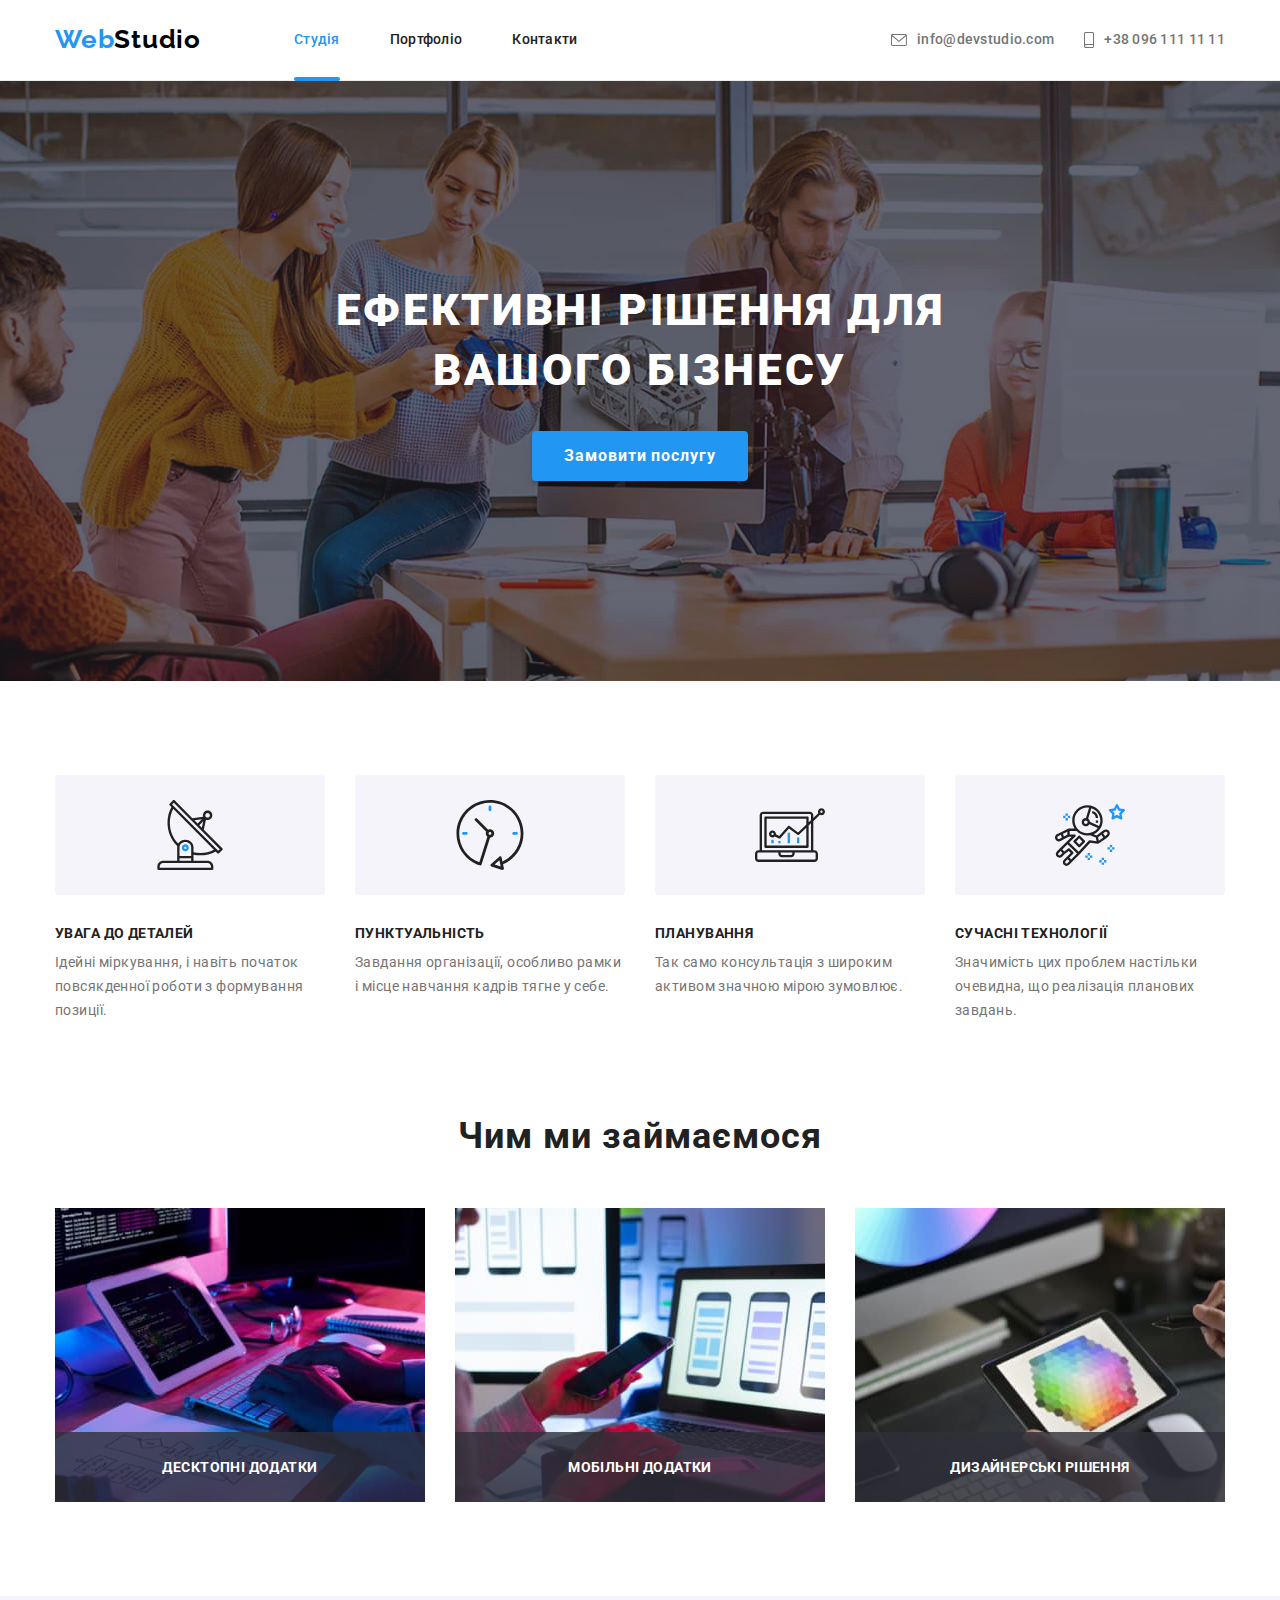
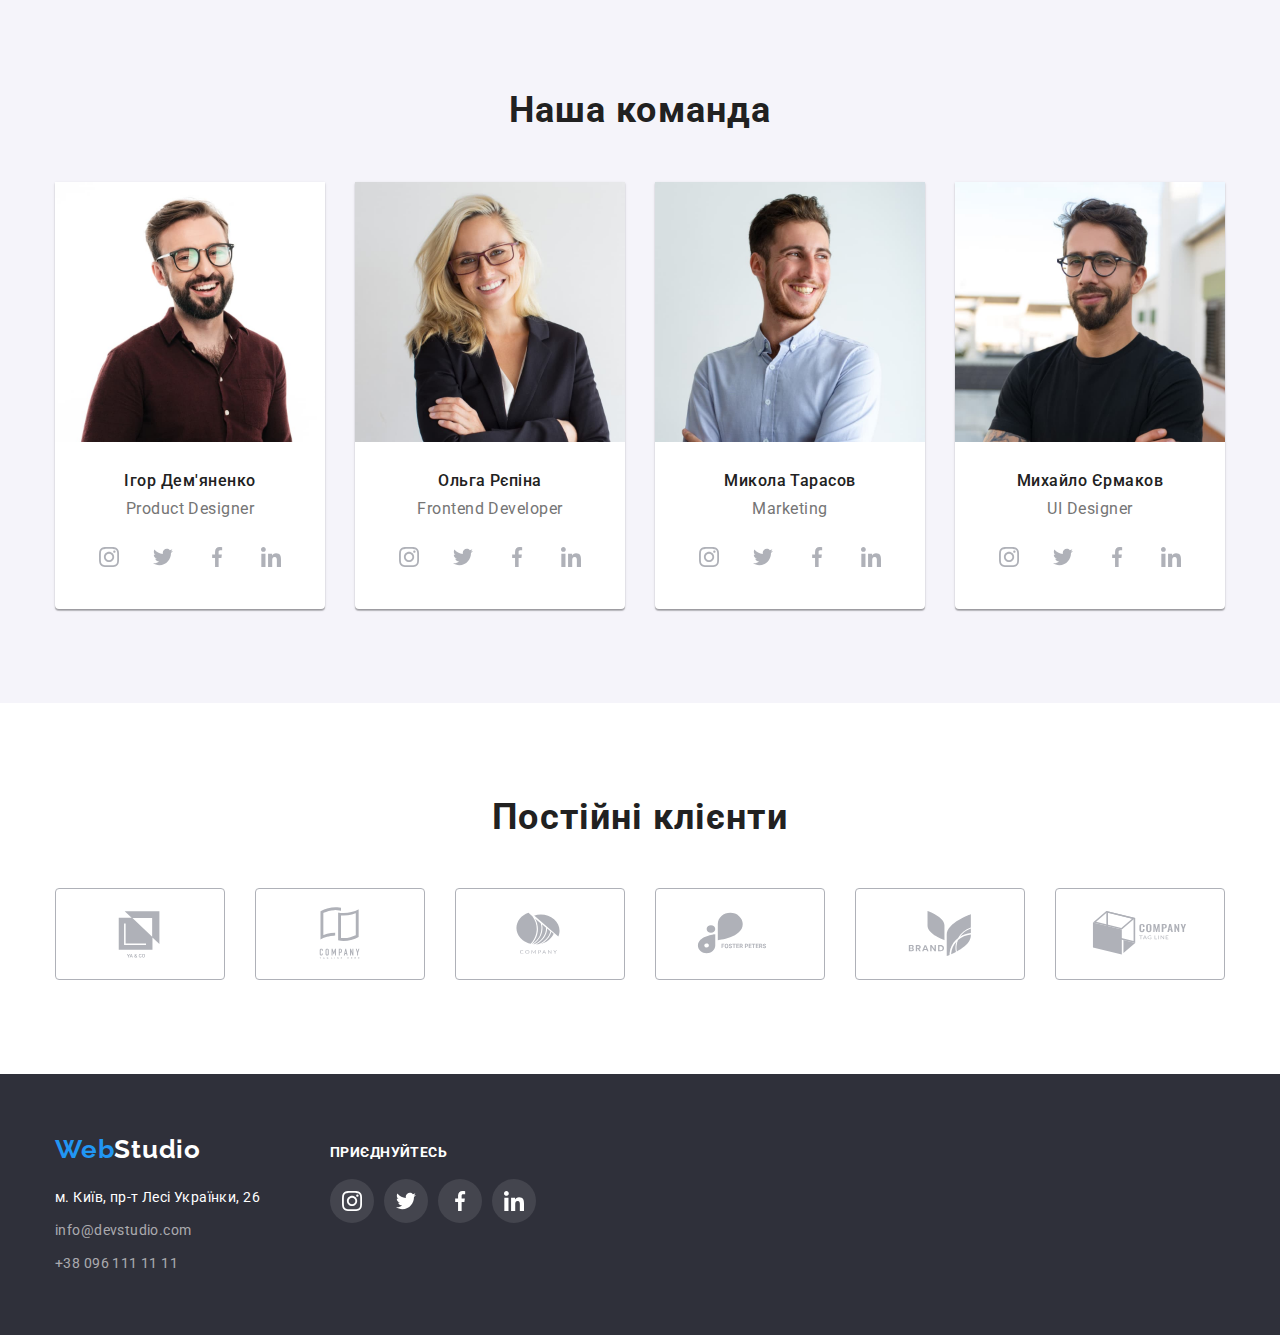
<file: index.html>
<!DOCTYPE html>
<html lang="uk">
  <head>
    <meta charset="UTF-8" />
    <meta http-equiv="X-UA-Compatible" content="IE=edge" />
    <meta name="viewport" content="width=device-width, initial-scale=1.0" />
    <title>WebStudio</title>
    <link
      href="https://fonts.googleapis.com/css2?family=Raleway:wght@700&family=Roboto:wght@400;500;700;900&display=swap"
      rel="stylesheet"
    />
    <link
      rel="stylesheet"
      href="https://cdnjs.cloudflare.com/ajax/libs/modern-normalize/1.1.0/modern-normalize.min.css"
    />
    <link rel="stylesheet" href="./css/style.css" />
  </head>
  <body>
    <!-- navigation Шапка -->
    <header class="page-header">
      <div class="container main-nav">
        <nav class="main-nav">
          <a href="./index.html" class="logo">
            <span class="color-name">Web</span>Studio
          </a>

          <ul class="site-nav">
            <li class="item-li">
              <a href="./index.html" class="link current active">Студія</a>
            </li>
            <li class="item-li">
              <a href="./portfolio.html" class="link">Портфоліо</a>
            </li>
            <li class="item-li"><a href="" class="link">Контакти</a></li>
          </ul>
        </nav>
        <ul class="contacts-up">
          <li class="item-li">
            <a class="contacts-mail" href="mailto:info@devstudio.com">
              <svg class="contacts-icon" width="16" height="12">
                <use href="./img/symbol-defs.svg#icon-envelope"></use>
              </svg>
              info@devstudio.com</a
            >
          </li>
          <li class="item-li">
            <a class="contacts-tel" href="tell:+380961111111">
              <svg class="contacts-icon" width="10" height="16">
                <use href="./img/symbol-defs.svg#icon-smartphone"></use>
              </svg>
              +38 096 111 11 11</a
            >
          </li>
        </ul>
      </div>
    </header>
    <main>
      <!-- герой -->
      <section class="hero-color">
        <div class="container">
          <h1 class="hero-color-text">Ефективні рішення для вашого бізнесу</h1>

          <button class="button-pay" type="button" data-modal-open>Замовити послугу</button>
          <!-- <a class="button" href="">Замовити послугу</a> -->
        </div>
      </section>
      <!-- Переваги та Особливості -->
      <section class="advantages">
        <h2 class="item">Переваги та Особливості</h2>
        <div class="container">
          <ul class="feature-list">
            <li class="feature-list-item">
              <div class="feature-icon">
                <svg class="feature-icon-pos" width="70" height="70">
                  <use href="./img/symbol-defs.svg#icon-antenna"></use>
                </svg>
              </div>
              <h3 class="title-name">УВАГА ДО ДЕТАЛЕЙ</h3>
              <p class="title-own">
                Ідейні міркування, і навіть початок повсякденної роботи з
                формування позиції.
              </p>
            </li>
            <li class="feature-list-item">
              <div class="feature-icon">
                <svg class="feature-icon-pos" width="70" height="70">
                  <use href="./img/symbol-defs.svg#icon-clock"></use>
                </svg>
              </div>
              <h3 class="title-name">ПУНКТУАЛЬНІСТЬ</h3>
              <p class="title-own">
                Завдання організації, особливо рамки і місце навчання кадрів
                тягне у себе.
              </p>
            </li>
            <li class="feature-list-item">
              <div class="feature-icon">
                <svg class="feature-icon-pos" width="70" height="70">
                  <use href="./img/symbol-defs.svg#icon-diagram"></use>
                </svg>
              </div>
              <h3 class="title-name">ПЛАНУВАННЯ</h3>
              <p class="title-own">
                Так само консультація з широким активом значною мірою зумовлює.
              </p>
            </li>
            <li class="feature-list-item">
              <div class="feature-icon">
                <svg class="feature-icon-pos" width="70" height="70">
                  <use href="./img/symbol-defs.svg#icon-astronaut"></use>
                </svg>
              </div>
              <h3 class="title-name">СУЧАСНІ ТЕХНОЛОГІЇ</h3>
              <p class="title-own">
                Значимість цих проблем настільки очевидна, що реалізація
                планових завдань.
              </p>
            </li>
          </ul>
        </div>
      </section>

      <!-- приклади робіт -->
      <section class="services">
        <div class="container">
          <h2 class="section-title">Чим ми займаємося</h2>

          <ul class="work-lis">
            <li class="work-list-img">
              <img src="./img/box1.jpg" alt="Програмування" width="370" />
              <p class="work-img-text">Десктопні додатки</p>
            </li>
            <li class="work-list-img">
              <img
                src="./img/box2.jpg"
                alt="Розробка мобільних додатків"
                width="370"/>
              <p class="work-img-text">Мобільні додатки</p>
            </li>
            <li class="work-list-img">
              <img src="./img/box3.jpg" alt="Дизайн" width="370" />
              <p class="work-img-text">Дизайнерські рішення</p>
            </li>
          </ul>
        </div>
      </section>
      <!-- Команда -->
      <section class="team-list">
        <div class="container">
          <h2 class="section-comand">Наша команда</h2>
          <ul class="comand-position">
            <li class="team-list-pos">
              <img
                class="team-img-pos"
                src="./img/img-1.jpg"
                alt="Ігор Дем'яненко Дизайнер продукту"
                width="270"
              />
              <div class="team-write">
                <h3 class="workers">Ігор Дем'яненко</h3>
                <p class="workers-list">Product Designer</p>
                <ul class="workers-soc">
                  <li class="workers-soc-list">
                    <a href="" class="workers-soc-item">
                      <svg class="workers-soc-icon" width="20" height="20">
                        <use href="./img/symbol-defs.svg#icon-instagram"></use>
                      </svg>
                    </a>
                  </li>
                  <li class="workers-soc-list">
                    <a href="" class="workers-soc-item">
                      <svg class="workers-soc-icon" width="20" height="20">
                        <use href="./img/symbol-defs.svg#icon-twitter"></use>
                      </svg>
                    </a>
                  </li>
                  <li class="workers-soc-list">
                    <a href="" class="workers-soc-item">
                      <svg class="workers-soc-icon" width="20" height="20">
                        <use href="./img/symbol-defs.svg#icon-facebook"></use>
                      </svg>
                    </a>
                  </li>
                  <li class="workers-soc-list">
                    <a href="" class="workers-soc-item">
                      <svg class="workers-soc-icon" width="20" height="20">
                        <use href="./img/symbol-defs.svg#icon-linkedin"></use>
                      </svg>
                    </a>
                  </li>
                </ul>
              </div>
            </li>
            <li class="team-list-pos">
              <img
                class="team-img-pos"
                src="./img/img-2.jpg"
                alt="Ольга Рєпіна Розробник сторінки"
                width="270"
              />
              <div class="team-write">
                <h3 class="workers">Ольга Рєпіна</h3>
                <p class="workers-list">Frontend Developer</p>
                <ul class="workers-soc">
                  <li class="workers-soc-list">
                    <a href="" class="workers-soc-item">
                      <svg class="workers-soc-icon" width="20" height="20">
                        <use href="./img/symbol-defs.svg#icon-instagram"></use>
                      </svg>
                    </a>
                  </li>
                  <li class="workers-soc-list">
                    <a href="" class="workers-soc-item">
                      <svg class="workers-soc-icon" width="20" height="20">
                        <use href="./img/symbol-defs.svg#icon-twitter"></use>
                      </svg>
                    </a>
                  </li>
                  <li class="workers-soc-list">
                    <a href="" class="workers-soc-item">
                      <svg class="workers-soc-icon" width="20" height="20">
                        <use href="./img/symbol-defs.svg#icon-facebook"></use>
                      </svg>
                    </a>
                  </li>
                  <li class="workers-soc-list">
                    <a href="" class="workers-soc-item">
                      <svg class="workers-soc-icon" width="20" height="20">
                        <use href="./img/symbol-defs.svg#icon-linkedin"></use>
                      </svg>
                    </a>
                  </li>
                </ul>
              </div>
            </li>
            <li class="team-list-pos">
              <img
                class="team-img-pos"
                src="./img/img-3.jpg"
                alt="Микола Тарасов Відділ Маркетингу"
                width="270"
              />
              <div class="team-write">
                <h3 class="workers">Микола Тарасов</h3>
                <p class="workers-list">Marketing</p>
                <ul class="workers-soc">
                  <li class="workers-soc-list">
                    <a href="" class="workers-soc-item">
                      <svg class="workers-soc-icon" width="20" height="20">
                        <use href="./img/symbol-defs.svg#icon-instagram"></use>
                      </svg>
                    </a>
                  </li>
                  <li class="workers-soc-list">
                    <a href="" class="workers-soc-item">
                      <svg class="workers-soc-icon" width="20" height="20">
                        <use href="./img/symbol-defs.svg#icon-twitter"></use>
                      </svg>
                    </a>
                  </li>
                  <li class="workers-soc-list">
                    <a href="" class="workers-soc-item">
                      <svg class="workers-soc-icon" width="20" height="20">
                        <use href="./img/symbol-defs.svg#icon-facebook"></use>
                      </svg>
                    </a>
                  </li>
                  <li class="workers-soc-list">
                    <a href="" class="workers-soc-item">
                      <svg class="workers-soc-icon" width="20" height="20">
                        <use href="./img/symbol-defs.svg#icon-linkedin"></use>
                      </svg>
                    </a>
                  </li>
                </ul>
              </div>
            </li>
            <li class="team-list-pos">
              <img
                class="team-img-pos"
                src="./img/img-4.jpg"
                alt="Михайло Єрмаков дизайн інтерфейсу"
                width="270"
              />
              <div class="team-write">
                <h3 class="workers">Михайло Єрмаков</h3>
                <p class="workers-list">UI Designer</p>
                <ul class="workers-soc">
                  <li class="workers-soc-list">
                    <a href="" class="workers-soc-item">
                      <svg class="workers-soc-icon" width="20" height="20">
                        <use href="./img/symbol-defs.svg#icon-instagram"></use>
                      </svg>
                    </a>
                  </li>
                  <li class="workers-soc-list">
                    <a href="" class="workers-soc-item">
                      <svg class="workers-soc-icon" width="20" height="20">
                        <use href="./img/symbol-defs.svg#icon-twitter"></use>
                      </svg>
                    </a>
                  </li>
                  <li class="workers-soc-list">
                    <a href="" class="workers-soc-item">
                      <svg class="workers-soc-icon" width="20" height="20">
                        <use href="./img/symbol-defs.svg#icon-facebook"></use>
                      </svg>
                    </a>
                  </li>
                  <li class="workers-soc-list">
                    <a href="" class="workers-soc-item">
                      <svg class="workers-soc-icon" width="20" height="20">
                        <use href="./img/symbol-defs.svg#icon-linkedin"></use>
                      </svg>
                    </a>
                  </li>
                </ul>
              </div>
            </li>
          </ul>
        </div>
      </section>
      <!-- Постійні клієнти -->
      <section class="section clients">
        <div class="container">
          <h2 class="section-title">Постійні клієнти</h2>
          <ul class="clients-list">
            <li class="clients-item">
              <a href="" class="clients-link">
                <svg class="clients-icon" width="106px" height="60px">
                  <use href="./img/symbol-defs.svg#icon-Logo-1"></use>
                </svg>
              </a>
            </li>
            <li class="clients-item">
              <a href="" class="clients-link">
                <svg class="clients-icon" width="106px" height="60px">
                  <use href="./img/symbol-defs.svg#icon-Logo-2"></use>
                </svg>
              </a>
            </li>
            <li class="clients-item">
              <a href="" class="clients-link">
                <svg class="clients-icon" width="106px" height="60px">
                  <use href="./img/symbol-defs.svg#icon-Logo-3"></use>
                </svg>
              </a>
            </li>
            <li class="clients-item">
              <a href="" class="clients-link">
                <svg class="clients-icon" width="106px" height="60px">
                  <use href="./img/symbol-defs.svg#icon-Logo-4"></use>
                </svg>
              </a>
            </li>
            <li class="clients-item">
              <a href="" class="clients-link">
                <svg class="clients-icon" width="106px" height="60px">
                  <use href="./img/symbol-defs.svg#icon-Logo-5"></use>
                </svg>
              </a>
            </li>
            <li class="clients-item">
              <a href="" class="clients-link">
                <svg class="clients-icon" width="106px" height="60px">
                  <use href="./img/symbol-defs.svg#icon-Logo-6"></use>
                </svg>
              </a>
            </li>
          </ul>
        </div>
      </section>
    </main>
    <!-- Подвал -->
    <footer class="footer">
      <div class="container">
        <div class="address-wraper">
          <a href="./index.html" class="logo-down">
            <span class="color-name">Web</span>Studio
          </a>
          <!-- <div class="contacts-down"></div> -->
          <address class="address">
            <ul>
              <li class="address-list">
                <a
                  href="https://goo.gl/maps/CPtrU1FHBa2aNyZL9"
                  target="_blank"
                  rel="noopener noreferrer nofollow"
                  class="address-down"
                  >м. Київ, пр-т Лесі Українки, 26</a
                >
              </li>
              <li class="address-list">
                <a href="mailto:info@devstudio.com" lang="en" class="address"
                  >info@devstudio.com</a
                >
              </li>
              <li class="address-list">
                <a href="tel:+380961111111" class="address"
                  >+38 096 111 11 11</a
                >
              </li>
            </ul>
          </address>
        </div>
        <div class="soc-down">
          <p class="soc-name">приєднуйтесь</p>
          <ul class="workers-soc">
            <li class="workers-soc-list">
              <a href="" class="workers-soc-item bg-icon bg-icon-col">
                <svg class="workers-soc-icon" width="20" height="20">
                  <use href="./img/symbol-defs.svg#icon-instagram"></use>
                </svg>
              </a>
            </li>
            <li class="workers-soc-list">
              <a href="" class="workers-soc-item bg-icon bg-icon-col">
                <svg class="workers-soc-icon" width="20" height="20">
                  <use href="./img/symbol-defs.svg#icon-twitter"></use>
                </svg>
              </a>
            </li>
            <li class="workers-soc-list">
              <a href="" class="workers-soc-item bg-icon bg-icon-col">
                <svg class="workers-soc-icon" width="20" height="20">
                  <use href="./img/symbol-defs.svg#icon-facebook"></use>
                </svg>
              </a>
            </li>
            <li class="workers-soc-list">
              <a href="" class="workers-soc-item bg-icon bg-icon-col">
                <svg class="workers-soc-icon" width="20" height="20">
                  <use href="./img/symbol-defs.svg#icon-linkedin"></use>
                </svg>
              </a>
            </li>
          </ul>
        </div>
      </div>
    </footer>
    <div class="backdrop is-hidden" data-modal>
      <div class="modal">
        <button type="button" class="modal-close" data-modal-close>
          <svg class="modal-close-icon" width="11" height="11">
            <use href="./img/symbol-defs.svg#icon-Vector"></use>
          </svg>
        </button>
      </div>
    </div>
    <script src="./js/modal.js"></script>
  </body>
</html>
</file>
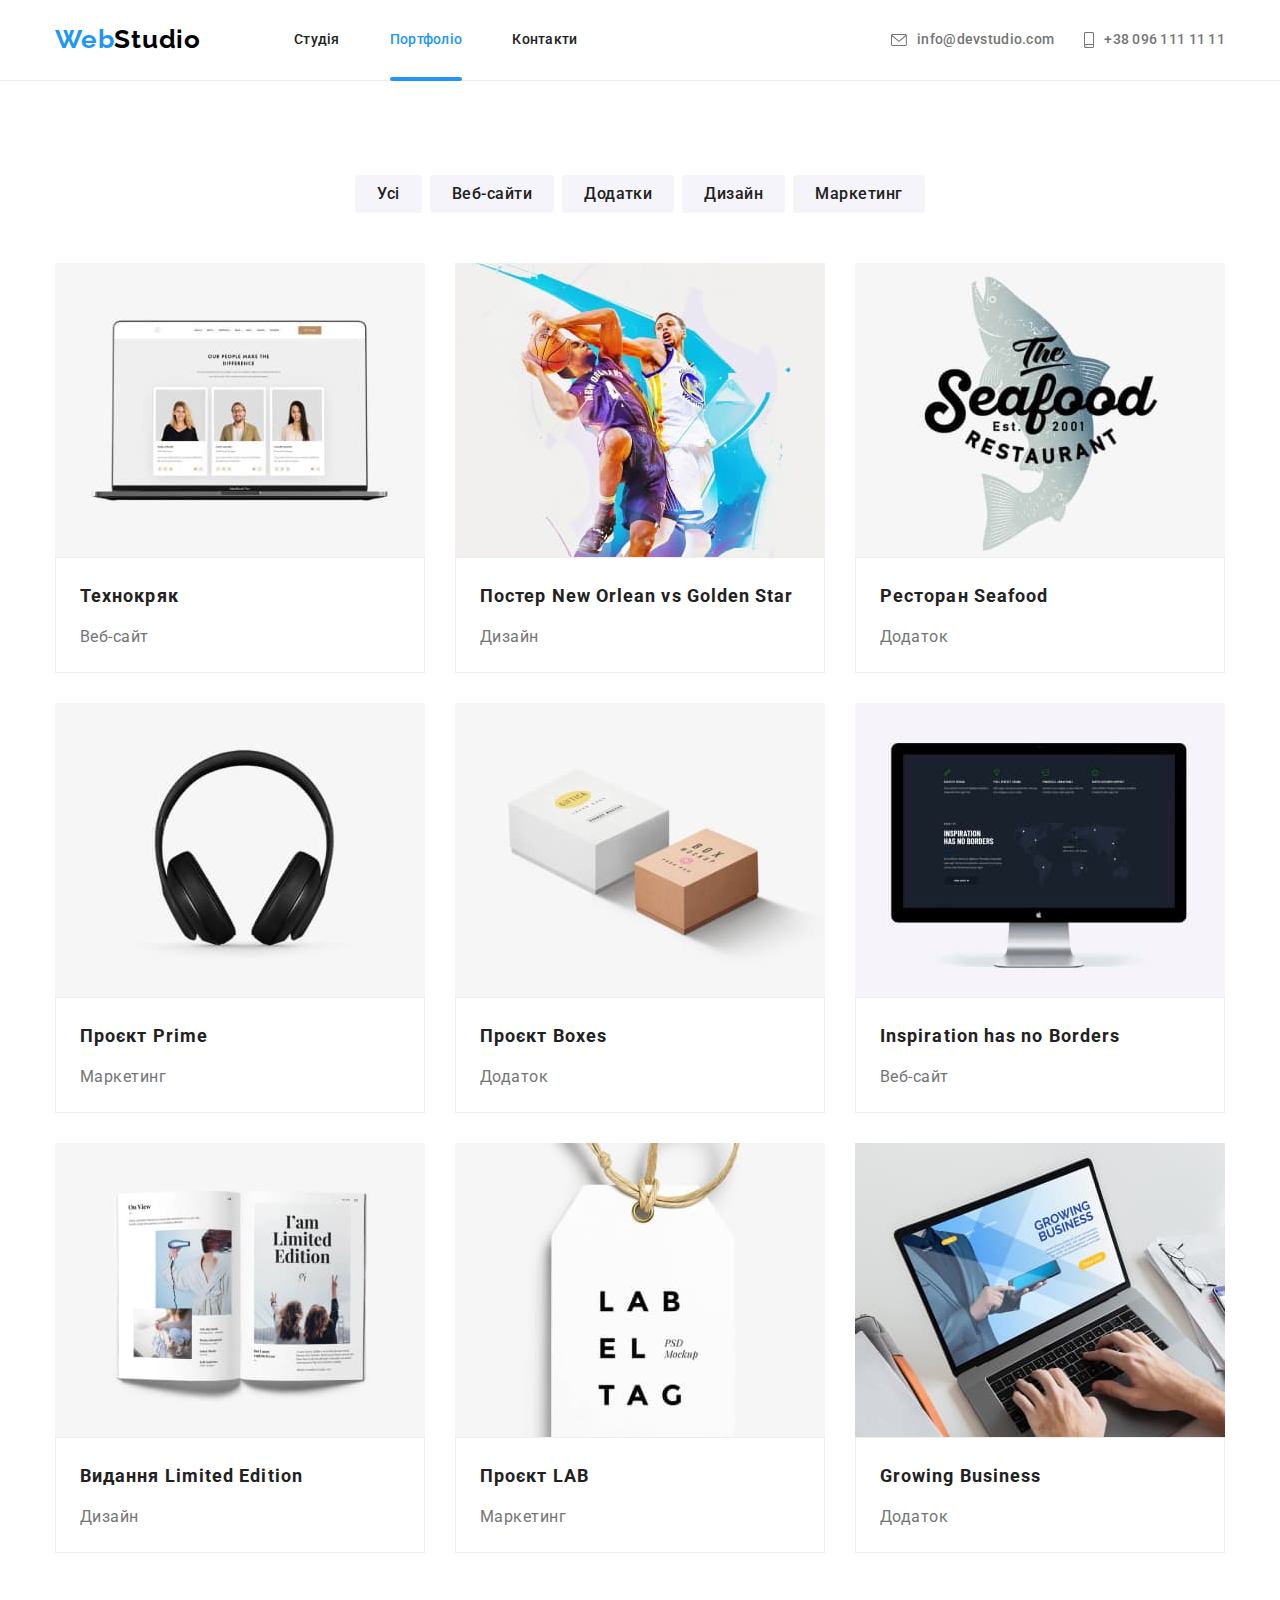
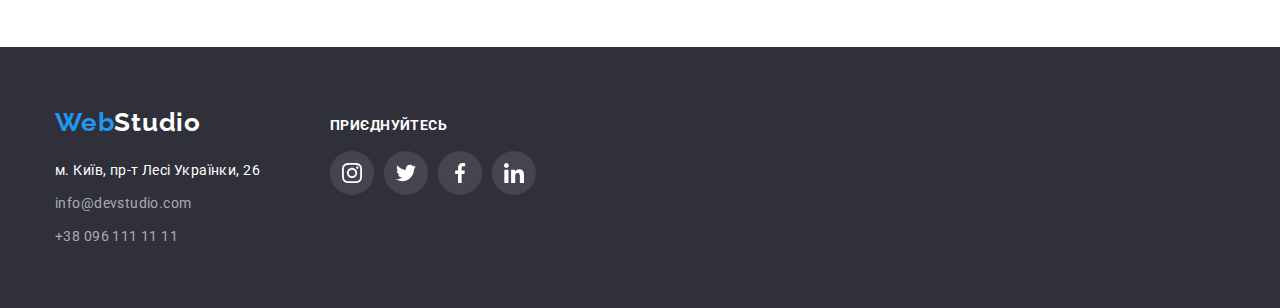
<file: portfolio.html>
<!DOCTYPE html>
<html lang="uk">
  <head>
    <meta charset="UTF-8" />
    <meta http-equiv="X-UA-Compatible" content="IE=edge" />
    <meta name="viewport" content="width=device-width, initial-scale=1.0" />
    <title>WebStudio</title>
    <link
      href="https://fonts.googleapis.com/css2?family=Raleway:wght@700&family=Roboto:wght@400;500;700;900&display=swap"
      rel="stylesheet"
    />
    <link
      rel="stylesheet"
      href="https://cdnjs.cloudflare.com/ajax/libs/modern-normalize/1.1.0/modern-normalize.min.css"
    />
    <link rel="stylesheet" href="./css/style.css" />
  </head>
  <body>
    <!-- navigation Шапка -->
    <header class="page-header">
      <div class="container main-nav">
        <nav class="main-nav">
          <a href="./index.html" class="logo">
            <span class="color-name">Web</span>Studio
          </a>

          <ul class="site-nav">
            <li class="item-li">
              <a href="./index.html" class="link">Студія</a>
            </li>
            <li class="item-li">
              <a href="./portfolio.html" class="link current active"
                >Портфоліо</a
              >
            </li>
            <li class="item-li"><a href="" class="link">Контакти</a></li>
          </ul>
        </nav>
        <ul class="contacts-up">
          <li class="item-li">
            <a class="contacts-mail" href="mailto:info@devstudio.com">
              <svg class="contacts-icon" width="16" height="12">
                <use href="./img/symbol-defs.svg#icon-envelope"></use>
              </svg>
              info@devstudio.com</a
            >
          </li>
          <li class="item-li">
            <a class="contacts-tel" href="tell:+380961111111">
              <svg class="contacts-icon" width="10" height="16">
                <use href="./img/symbol-defs.svg#icon-smartphone"></use>
              </svg>
              +38 096 111 11 11</a
            >
          </li>
        </ul>
      </div>
    </header>
    <main>
      <!-- Усі найменування -->
      <section class="portfolio-item">
        <div class="container">
          <h1 class="item">Приклади робіт</h1>
          <ul class="button-item">
            <li class="working-button">
              <button class="working-prog">Усі</button>
            </li>
            <li class="working-button">
              <button class="working-prog">Веб-сайти</button>
            </li>
            <li class="working-button">
              <button class="working-prog">Додатки</button>
            </li>
            <li class="working-button">
              <button class="working-prog">Дизайн</button>
            </li>
            <li class="working-button">
              <button class="working-prog">Маркетинг</button>
            </li>
          </ul>

          <!-- Приклади робіт -->

          <ul class="workers-lt">
            <li class="workers-pos">
              <a href="">
                <div class="workers-top-wrap">
                  <img
                    src="./img/img-1-2.jpg"
                    alt="Веб-сайт Технокряк"
                    width="370"
                  />
                  <p class="workers-top-text">
                    Ресурс пропонує комплексні пропозиції з різним рівнем
                    функціоналу та сервісів. Все це дозволить відвідувачу
                    отримати вичерпні відомості про компанію чи приватну особу.
                  </p>
                </div>
                <div class="workers-text">
                  <h2 class="examples">Технокряк</h2>
                  <p class="examples-text">Веб-сайт</p>
                </div></a
              >
            </li>
            <li class="workers-pos">
              <a href="">
                <div class="workers-top-wrap">
                  <img
                    src="./img/img-2-2.jpg"
                    alt="Постер Новий орлеан проти Золотої зірки"
                    width="370"
                  />
                  <p class="workers-top-text">
                    Ресурс пропонує комплексні пропозиції з різним рівнем
                    функціоналу та сервісів. Все це дозволить відвідувачу
                    отримати вичерпні відомості про компанію чи приватну особу.
                  </p>
                </div>

                <div class="workers-text">
                  <h2 class="examples">Постер New Orlean vs Golden Star</h2>
                  <p class="examples-text">Дизайн</p>
                </div></a
              >
            </li>
            <li class="workers-pos">
              <a href="">
                <div class="workers-top-wrap">
                  <img
                    src="./img/img-3-2.jpg"
                    alt="Ресторан Seafood"
                    width="370"
                  />
                  <p class="workers-top-text">
                    Ресурс пропонує комплексні пропозиції з різним рівнем
                    функціоналу та сервісів. Все це дозволить відвідувачу
                    отримати вичерпні відомості про компанію чи приватну особу.
                  </p>
                </div>

                <div class="workers-text">
                  <h2 class="examples">Ресторан Seafood</h2>
                  <p class="examples-text">Додаток</p>
                </div></a
              >
            </li>
            <li class="workers-pos">
              <a href="">
                <div class="workers-top-wrap">
                  <img src="./img/img-4-2.jpg" alt="Проєкт Prime" width="370" />
                  <p class="workers-top-text">
                    Ресурс пропонує комплексні пропозиції з різним рівнем
                    функціоналу та сервісів. Все це дозволить відвідувачу
                    отримати вичерпні відомості про компанію чи приватну особу.
                  </p>
                </div>

                <div class="workers-text">
                  <h2 class="examples">Проєкт Prime</h2>
                  <p class="examples-text">Маркетинг</p>
                </div></a
              >
            </li>
            <li class="workers-pos">
              <a href="">
                <div class="workers-top-wrap">
                  <img src="./img/img-5-2.jpg" alt="Проєкт Boxes" width="370" />
                  <p class="workers-top-text">
                    Ресурс пропонує комплексні пропозиції з різним рівнем
                    функціоналу та сервісів. Все це дозволить відвідувачу
                    отримати вичерпні відомості про компанію чи приватну особу.
                  </p>
                </div>

                <div class="workers-text">
                  <h2 class="examples">Проєкт Boxes</h2>
                  <p class="examples-text">Додаток</p>
                </div></a
              >
            </li>
            <li class="workers-pos">
              <a href="">
                <div class="workers-top-wrap">
                  <img
                    src="./img/img-6-2.jpg"
                    alt="Веб-сайт Натхнення не має кордонів"
                    width="370"
                  />
                  <p class="workers-top-text">
                    Ресурс пропонує комплексні пропозиції з різним рівнем
                    функціоналу та сервісів. Все це дозволить відвідувачу
                    отримати вичерпні відомості про компанію чи приватну особу.
                  </p>
                </div>

                <div class="workers-text">
                  <h2 class="examples">Inspiration has no Borders</h2>
                  <p class="examples-text">Веб-сайт</p>
                </div></a
              >
            </li>
            <li class="workers-pos">
              <a href="">
                <div class="workers-top-wrap">
                   <img
                  src="./img/img-7-2.jpg"
                  alt="Обмежене Видання"
                  width="370"
                />
                <p class="workers-top-text">
                  Ресурс пропонує комплексні пропозиції з різним рівнем
                  функціоналу та сервісів. Все це дозволить відвідувачу
                  отримати вичерпні відомості про компанію чи приватну особу.
                </p>
                </div>
               
                <div class="workers-text">
                  <h2 class="examples">Видання Limited Edition</h2>
                  <p class="examples-text">Дизайн</p>
                </div></a
              >
            </li>
            <li class="workers-pos">
              <a href="">
                <div class="workers-top-wrap">
                  <img src="./img/img-8-2.jpg" alt="Проєкт ЛАБ" width="370" />
                  <p class="workers-top-text">
                    Ресурс пропонує комплексні пропозиції з різним рівнем
                    функціоналу та сервісів. Все це дозволить відвідувачу
                    отримати вичерпні відомості про компанію чи приватну особу.
                  </p>
                </div>
                
                <div class="workers-text">
                  <h2 class="examples">Проєкт LAB</h2>
                  <p class="examples-text">Маркетинг</p>
                </div></a
              >
            </li>
            <li class="workers-pos">
              <a href="">
                <div class="workers-top-wrap">
                   <img
                  src="./img/img-9-2.jpg"
                  alt="Додаток Зростаючий бізнес"
                  width="370"
                />
                <p class="workers-top-text">
                  Ресурс пропонує комплексні пропозиції з різним рівнем
                  функціоналу та сервісів. Все це дозволить відвідувачу
                  отримати вичерпні відомості про компанію чи приватну особу.
                </p>
                </div>
               
                <div class="workers-text">
                  <h2 class="examples">Growing Business</h2>
                  <p class="examples-text">Додаток</p>
                </div></a
              >
            </li>
          </ul>
        </div>
      </section>
    </main>

    <!-- Підвал -->
    <footer class="footer">
      <div class="container">
        <div class="address-wraper">
          <a href="./index.html" class="logo-down">
            <span class="color-name">Web</span>Studio
          </a>
          <!-- <div class="contacts-down"></div> -->
          <address class="address">
            <ul>
              <li class="address-list">
                <a
                  href="https://goo.gl/maps/CPtrU1FHBa2aNyZL9"
                  target="_blank"
                  rel="noopener noreferrer nofollow"
                  class="address-down"
                  >м. Київ, пр-т Лесі Українки, 26</a
                >
              </li>
              <li class="address-list">
                <a href="mailto:info@devstudio.com" lang="en" class="address"
                  >info@devstudio.com</a
                >
              </li>
              <li class="address-list">
                <a href="tel:+380961111111" class="address"
                  >+38 096 111 11 11</a
                >
              </li>
            </ul>
          </address>
        </div>
        <div class="soc-down">
          <p class="soc-name">приєднуйтесь</p>
          <ul class="workers-soc">
            <li class="workers-soc-list">
              <a href="" class="workers-soc-item bg-icon bg-icon-col">
                <svg class="workers-soc-icon" width="20" height="20">
                  <use href="./img/symbol-defs.svg#icon-instagram"></use>
                </svg>
              </a>
            </li>
            <li class="workers-soc-list">
              <a href="" class="workers-soc-item bg-icon bg-icon-col">
                <svg class="workers-soc-icon" width="20" height="20">
                  <use href="./img/symbol-defs.svg#icon-twitter"></use>
                </svg>
              </a>
            </li>
            <li class="workers-soc-list">
              <a href="" class="workers-soc-item bg-icon bg-icon-col">
                <svg class="workers-soc-icon" width="20" height="20">
                  <use href="./img/symbol-defs.svg#icon-facebook"></use>
                </svg>
              </a>
            </li>
            <li class="workers-soc-list">
              <a href="" class="workers-soc-item bg-icon bg-icon-col">
                <svg class="workers-soc-icon" width="20" height="20">
                  <use href="./img/symbol-defs.svg#icon-linkedin"></use>
                </svg>
              </a>
            </li>
          </ul>
        </div>
      </div>
    </footer>
  </body>
</html>
</file>
<file: css/style.css>
:root {
  --primary-text-color: #212121;
  --primary-text-color-logo: #000000;
  --primary-bg-color: #2f303a;
  --title-text-color: #ffffff;
  --title-bg-color: #f5f5f5;
  --accent-color: #2196f3;
  --header-bg: #ffffff;
  --text-footer: #757575;
  --border-color: #ececec;
  --portfolio-bg: #f5f4fa;
  --hero-gradient: linear-gradient(
    rgba(47, 48, 58, 0.4),
    rgba(47, 48, 58, 0.4)
  );
  --bg-portfolio-accent: rgba(33, 150, 243, 0.9);
  --icon: #afb1b8;
  --backdrop-color: rgba(0, 0, 0, 0.2);
  --bc-img-text: rgba(47, 48, 58, 0.8);
  --cubic-active: cubic-bezier(0.4, 0, 0.2, 1);
}
h1,
h2,
h3,
h4,
h5,
h6,
p {
  margin: 0;
  padding: 0;
}
img {
  display: block;
}
a {
  text-decoration: none;
}
/* .container {
  border: 1px solid blue;} */
/* Index html*/
body {
  color: var(--primary-text-color);
  background-color: var(--header-bg);
  font-family: Roboto, sans-serif;
  font-size: 14px;
  letter-spacing: 0.03em;
}
/* Logo */
.logo {
  padding-top: 24px;
  padding-bottom: 25px;

  color: var(--primary-text-color-logo);
  font-family: Raleway, serif;
  font-weight: 700;
  font-size: 26px;
  line-height: 1.19;
  letter-spacing: 0.03em;
  text-decoration-line: none;
}
.logo-down {
  color: var(--title-text-color);
  font-family: "Raleway";
  font-weight: 700;
  font-size: 26px;
  line-height: 1.19;
  letter-spacing: 0.03em;
  text-decoration: none;
}

.color-name {
  color: var(--accent-color);
}
/* header */
.container {
  margin-left: auto;
  margin-right: auto;
  width: 1200px;
  padding-left: 15px;
  padding-right: 15px;
}
.page-header {
  background-color: var(--header-bg);
  border-bottom: 1px solid var(--border-color);
  /* position: fixed;
  top: 0;
  right: 0;
  left: 0; */
}
/* Герой */
.hero-color {
  background-image: var(--hero-gradient), url(../img/Img-10.jpg);
  background-color: var(--primary-bg-color);
  background-repeat: no-repeat;
  background-position: center;
  background-size: cover;
  max-width: 1600px;
  margin: 0 auto;
  padding: 200px 0;
}
.hero-color-text {
  color: var(--title-text-color);
  font-weight: 900;
  font-size: 44px;
  line-height: 1.36;
  text-align: center;
  letter-spacing: 0.06em;
  text-transform: uppercase;
  margin: 0 auto;
  padding: 0;
  margin-bottom: 30px;
  width: 696px;
}

/* точки */
ul {
  list-style: none;
  margin: 0;
  padding: 0;
}
/* site nav */
.site-nav {
  display: flex;
  margin-left: 93px;
}
.site-nav .item-li:not(:last-child) {
  margin-right: 50px;
}
.site-nav .link {
  display: block;
  padding-top: 32px;
  padding-bottom: 32px;

  color: var(--primary-text-color);
  font-weight: 500;
  line-height: 1.14;
  letter-spacing: 0.02em;
  text-decoration-line: none;
  transition: color 250ms var(--cubic-active);
}
.main-nav {
  display: flex;
  align-items: center;
}
.contacts-up {
  display: flex;
  padding-top: 32px;
  padding-bottom: 32px;
  margin-left: auto;
}
.contacts-up .item-li + .item-li {
  margin-left: 30px;
}
.contacts-icon {
  fill: currentColor;
}
.site-nav .link.current {
  color: var(--accent-color);
}
.site-nav .link:hover,
.site-nav .link:focus {
  color: var(--accent-color);
}
.link {
  position: relative;
}
.active::after {
  content: "";
  position: absolute;
  width: 100%;
  height: 4px;
  left: 0;
  top: 77px;

  background: var(--accent-color);
  border-radius: 2px;
}
.services {
  padding-bottom: 94px;
}
.section-title {
  color: var(--primary-text-color);
  font-size: 36px;
  line-height: 1.16;
  text-align: center;
  letter-spacing: 0.03em;
  margin-bottom: 50px;
}
.section.no-padding {
  padding-top: 0;
  padding-bottom: 0;
}
.advantages {
  padding-top: 94px;
  padding-bottom: 94px;
}
/* Main */
.title {
  line-height: 1.14;
  letter-spacing: 0.03em;
  text-transform: uppercase;
}
.title-own {
  font-weight: 400;
  line-height: 1.71;
  letter-spacing: 0.03em;
  color: var(--text-footer);
}
.section-comand {
  font-size: 36px;
  line-height: 1.16;
  text-align: center;
  letter-spacing: 0.03em;
  margin-bottom: 50px;
}
.comand-position {
  display: flex;
  justify-content: space-between;
}
.team-list-pos {
  box-shadow: 0px 1px 3px rgba(0, 0, 0, 0.12), 0px 1px 1px rgba(0, 0, 0, 0.14),
    0px 2px 1px rgba(0, 0, 0, 0.2);
  border-radius: 0px 0px 4px 4px;
  background-color: var(--header-bg);
}
/* .team-img-pos {

} */
.team-write {
  padding-top: 30px;
  padding-bottom: 30px;
}
/* Workers */
.workers {
  font-weight: 500;
  font-size: 16px;
  line-height: 1.18;
  text-align: center;
  letter-spacing: 0.03em;
  margin-bottom: 9px;
}
.workers-list {
  font-weight: 400;
  font-size: 16px;
  line-height: 1.18;
  text-align: center;
  letter-spacing: 0.03em;
  color: var(--text-footer);
  margin-bottom: 16px;
}
.team-list {
  padding-top: 94px;
  padding-bottom: 94px;
  background-color: var(--portfolio-bg);
}

.workers-soc {
  display: flex;
  justify-content: center;
  gap: 10px;
}
.workers-soc-list {
  width: 44px;
  height: 44px;
}
.workers-soc-item {
  width: 100%;
  height: 100%;
  border-radius: 50%;
  background-color: var(--title-text-color);
  display: flex;
  align-items: center;
  justify-content: center;
  color: var(--icon);
  transition: color 250ms var(--cubic-active), background-color 250ms var(--cubic-active);
}
.workers-soc-icon {
  fill: currentColor;
}
.workers-soc-item:hover,
.workers-soc-item:focus {
  background-color: var(--accent-color);
  color: var(--title-text-color);
}

/* Контакти */
.contacts-up {
  font-weight: 500;
  line-height: 1.14;
  letter-spacing: 0.02em;
}
.contacts-tel,
.contacts-mail {
  color: var(--text-footer);
  text-decoration-line: none;
  display: flex;
  align-items: center;
  gap: 10px;
  transition: color 250ms var(--cubic-active);
}
.contacts-mail:hover,
.contacts-mail:focus {
  color: var(--accent-color);
}
.contacts-tel:hover,
.contacts-tel:focus {
  color: var(--accent-color);
}
.contacts-down .mail {
  color: rgba(255, 255, 255, 0.6);
}
.contacts-down .tell {
  color: rgba(255, 255, 255, 0.6);
}
/* feature-list */
ul.feature-list {
  margin: 0;
  padding: 0;
  display: flex;
  justify-content: space-between;
}
.feature-list-item:not(:last-child) {
  max-width: 270px;
  width: 100%;
  margin-right: 30px;
}
.feature-icon {
  display: flex;
  justify-content: center;
  align-items: center;
  /* width: 270px; */
  height: 120px;
  background-color: var(--portfolio-bg);
  border-radius: 4px;
  margin-bottom: 30px;
}
.title-name {
  margin-bottom: 10px;
  font-size: 14px;
}
p.title-own {
  margin: 0;
  padding: 0;
}
.feature-list,
.title {
  color: var(--primary-text-color);
}
/* Усі найменування */
.working-prog {
  background-color: var(--portfolio-bg);
  color: var(--primary-text-color);
  font-family: "Roboto";
  font-weight: 500;
  font-size: 16px;
  line-height: calc(26 / 16);
  text-align: center;
  letter-spacing: 0.03em;
  border-radius: 4px;
  margin: 0 auto;
  border: none;
  display: block;
  padding: 6px 22px;
  transition: color 250ms var(--cubic-active), background-color 250ms var(--cubic-active), box-shadow 250ms var(--cubic-active);
}
/* приклади робіт */
.examples {
  font-weight: 700;
  font-size: 18px;
  line-height: 2;
  letter-spacing: 0.06em;
  color: var(--primary-text-color);
}
.examples-text {
  font-style: normal;
  font-size: 16px;
  line-height: 1.87;
  letter-spacing: 0.03em;
  color: var(--text-footer);
  margin-top: 8px;
}
.work-lis {
  display: flex;
  justify-content: space-between;
}
.work-list-img {
  position: relative;
}
.work-img-text {
  min-width: 370px;
  position: absolute;
  bottom: 0;

  background-color: var(--bc-img-text);
  color: var(--title-text-color);
  font-weight: 700;
  font-size: 14px;
  line-height: calc(16 / 14);
  text-align: center;
  letter-spacing: 0.03em;
  text-transform: uppercase;
  padding: 27px 0;
}
/* button */
.button-pay {
  color: var(--title-text-color);
  background-color: var(--accent-color);
  font-weight: 700;
  font-size: 16px;
  line-height: 1.87;
  text-align: center;
  letter-spacing: 0.06em;
  display: block;
  margin: 0 auto;
  border: none;
  padding: 10px 32px;
  box-shadow: 0px 4px 4px rgba(0, 0, 0, 0.15);
  transition: background-color 250ms cubic-bezier(0.4, 0, 0.2, 1);
}
.button-pay:hover,
.button-pay:focus{
  background-color: #188CE8;
}
button {
  border-radius: 4px;
  cursor: pointer;
}
.button-item {
  color: var(--primary-text-color);
  font-weight: 500;
  font-size: 16px;
  line-height: 1.62;
  text-align: center;
  letter-spacing: 0.03em;
  display: flex;
  justify-content: center;
  margin-bottom: 50px;
}
.working-button:not(:last-child) {
  margin-right: 8px;
}

/* Portfolio html */
.portfolio-item {
  padding-top: 94px;
  padding-bottom: 94px;
}
.workers-lt {
  display: flex;
  flex-wrap: wrap;
  gap: 30px;
}
.workers-pos:hover .workers-top-text,
.workers-pos:focus .workers-top-text {
  transform: translateY(0);
}
.workers-top-wrap {
  position: relative;
  overflow: hidden;
}
.workers-top-text {
  position: absolute;
  top: 0;
  font-size: 18px;
  line-height: 1.56;
  letter-spacing: 0.03em;
  color: var(--title-text-color);
  padding: 63px 24px;
  background-color: var(--bg-portfolio-accent);
  height: 100%;
  transform: translateY(100%);
  transition: transform 250ms var(--cubic-active);
}
.workers-text {
  background: var(--header-bg);
  border-top: 0;
  border: 1px solid #eeeeee;
  padding: 20px 24px;
}
.workers-pos {
  transition: box-shadow 250ms var(--cubic-active);
}
/* .item{
    display: none;
} */
.item {
  position: absolute;
  width: 1px;
  height: 1px;
  margin: -1px;
  border: 0;
  padding: 0;

  white-space: nowrap;
  clip-path: inset(100%);
  clip: rect(0 0 0 0);
  overflow: hidden;
}
.working-prog:hover,
.working-prog:focus {
  color: var(--title-text-color);
  background-color: var(--accent-color);
  box-shadow: 0px 3px 1px rgba(0, 0, 0, 0.1), 0px 1px 2px rgba(0, 0, 0, 0.08), 0px 2px 2px rgba(0, 0, 0, 0.12);

}
.workers-pos:hover,
.workers-pos:focus {
  box-shadow: 0px 1px 1px rgba(0, 0, 0, 0.12), 0px 4px 4px rgba(0, 0, 0, 0.06), 1px 4px 6px rgba(0, 0, 0, 0.16);
}
/* ----------------Постійні клієнти----------------- */
.clients {
  padding-top: 94px;
  padding-bottom: 94px;
}
.clients-list {
  display: flex;
  justify-content: center;
  gap: 30px;
}
.clients-link {
  width: 100%;
  height: 100%;
  display: flex;
  border: 1px solid var(--icon);
  border-radius: 4px;
  justify-content: center;
  align-items: center;
  color: var(--icon);
  transition: color 250ms var(--cubic-active), border 250ms var(--cubic-active);
}
.clients-item {
  width: 170px;
  height: 92px;
}
.clients-icon {
  fill: currentColor;
}
.clients-link:hover,
.clients-link:focus {
  border: 1px solid var(--accent-color);
  color: var(--accent-color);
}

/*  footer  */
.footer {
  background-color: #2f303a;
  padding-top: 60px;
  padding-bottom: 60px;
}
.address-down {
  text-decoration-line: none;
  color: var(--title-text-color);
  font-size: 14px;
  line-height: 24px;
  letter-spacing: 0.03em;
}
.address {
  text-decoration-line: none;
  color: rgba(255, 255, 255, 0.6);
  font-family: inherit;
  font-style: normal;
  line-height: calc(24/14);
  letter-spacing: 0.03em;
  margin-top: 20px;
  transition: color 250ms var(--cubic-active)
}
.address:hover,
.address:focus {
  color: var(--accent-color);
}
.address-list:not(:last-child) {
  margin-bottom: 9px;
}
.soc-name {
  font-weight: 700;
  font-size: 14px;
  line-height: calc(14 / 16);
  letter-spacing: 0.03em;
  text-transform: uppercase;
  color: var(--title-text-color);
  margin-top: 12px;
  margin-bottom: 20px;
}
.footer .container {
  display: flex;
  gap: 70px;
}
.bg-icon {
  background: rgba(255, 255, 255, 0.1);
}
.bg-icon-col {
  color: var(--title-text-color);
}

.backdrop {
  position: fixed;
  top: 0;
  width: 100%;
  height: 100%;
  background-color: var(--backdrop-color);
  transition: opacity 250ms cubic-bezier(0.4, 0, 0.2, 1), visibility 250ms cubic-bezier(0.4, 0, 0.2, 1);
}
.modal {
  width: 528px;
  min-height: 581px;
  left: 50%;
  top: 50%;
  background-color: var(--header-bg);
  border-radius: 4px;
  position: absolute;
  transform: translate(-50%, -50%);
  box-shadow: 0px 1px 3px rgba(0, 0, 0, 0.12), 0px 1px 1px rgba(0, 0, 0, 0.14), 0px 2px 1px rgba(0, 0, 0, 0.2);
  transition: opacity 250ms cubic-bezier(0.4, 0, 0.2, 1), transform 250ms cubic-bezier(0.4, 0, 0.2, 1);
}
.modal-close {
  position: absolute;
  right: 8px;
  top: 8px;
  width: 30px;
  height: 30px;
  border: 1px solid var(--icon);
  border-radius: 50%;
  background-color: transparent;
  cursor: pointer;
  
}
.backdrop.is-hidden .modal{
  transform: translate(-50%, -50%) scale(0.8);
}

.is-hidden {
  opacity: 0;
  visibility: hidden;
  pointer-events: none;
}
</file>
